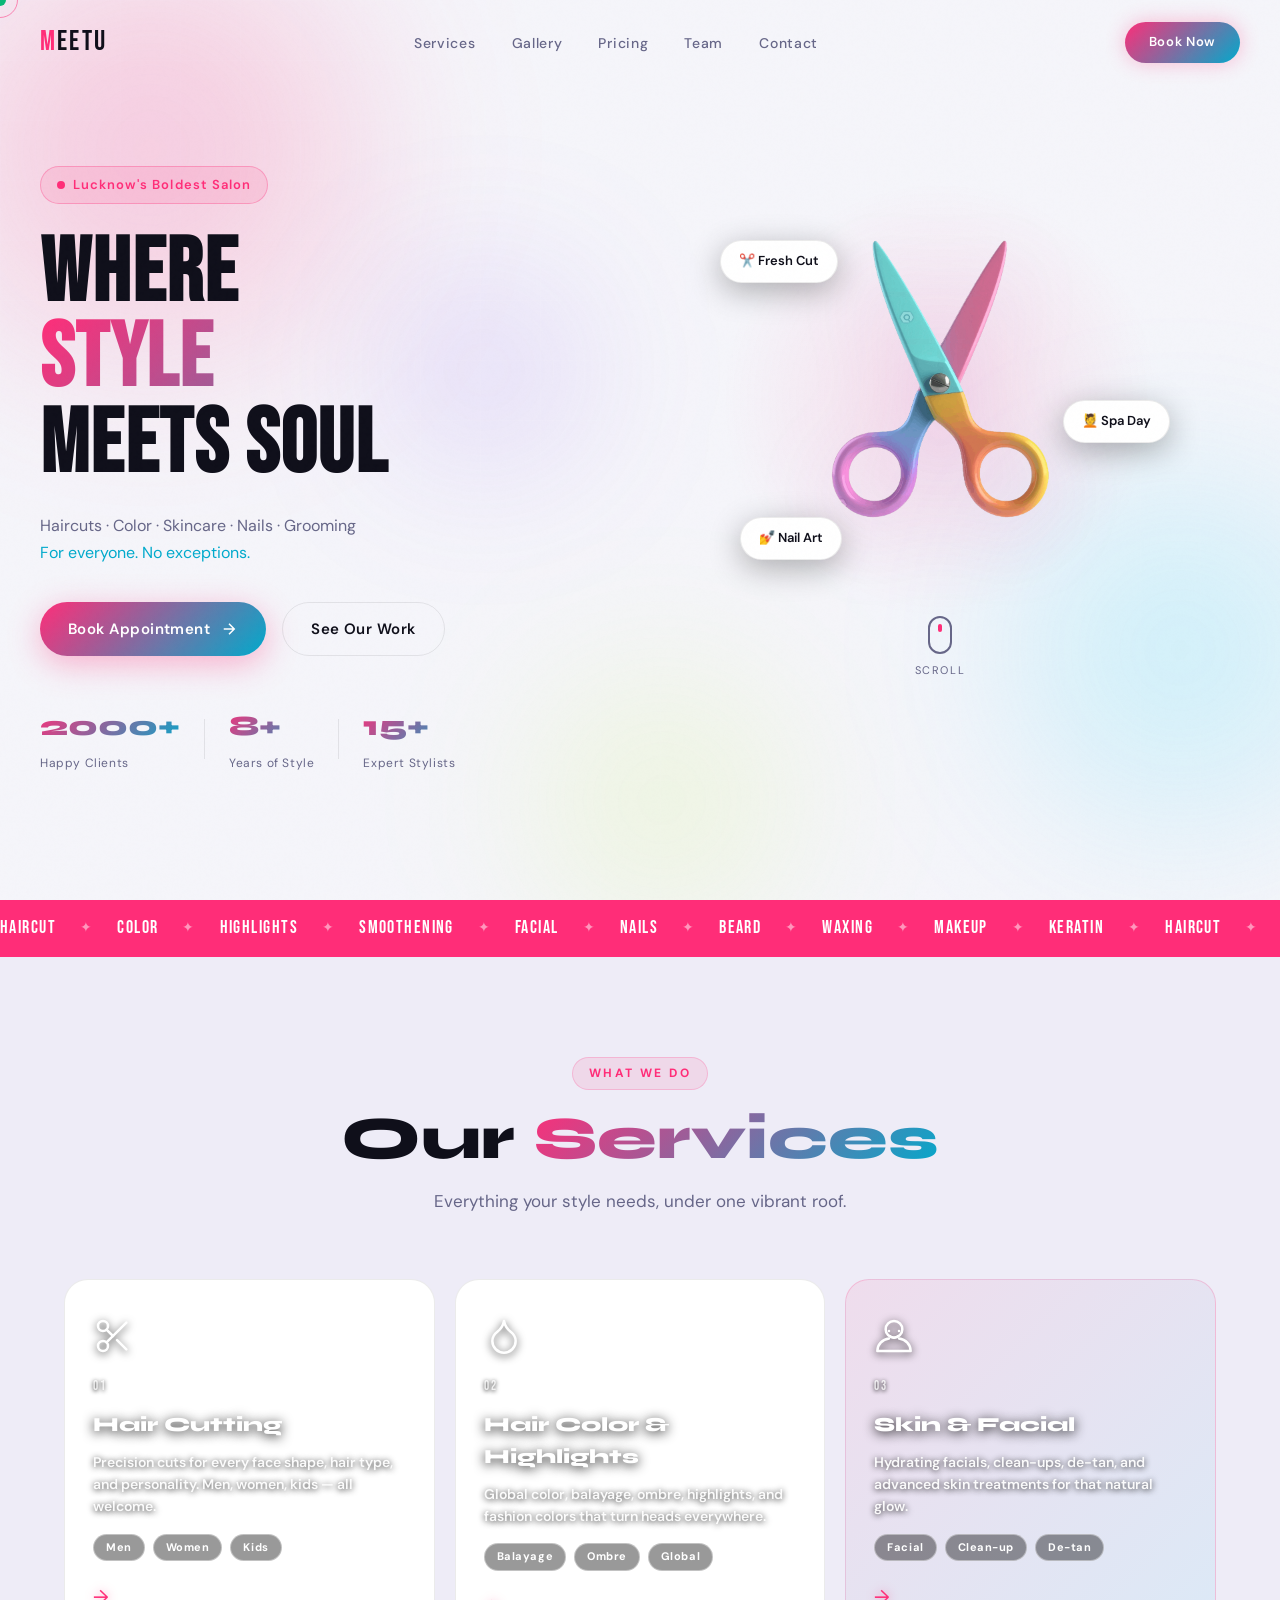
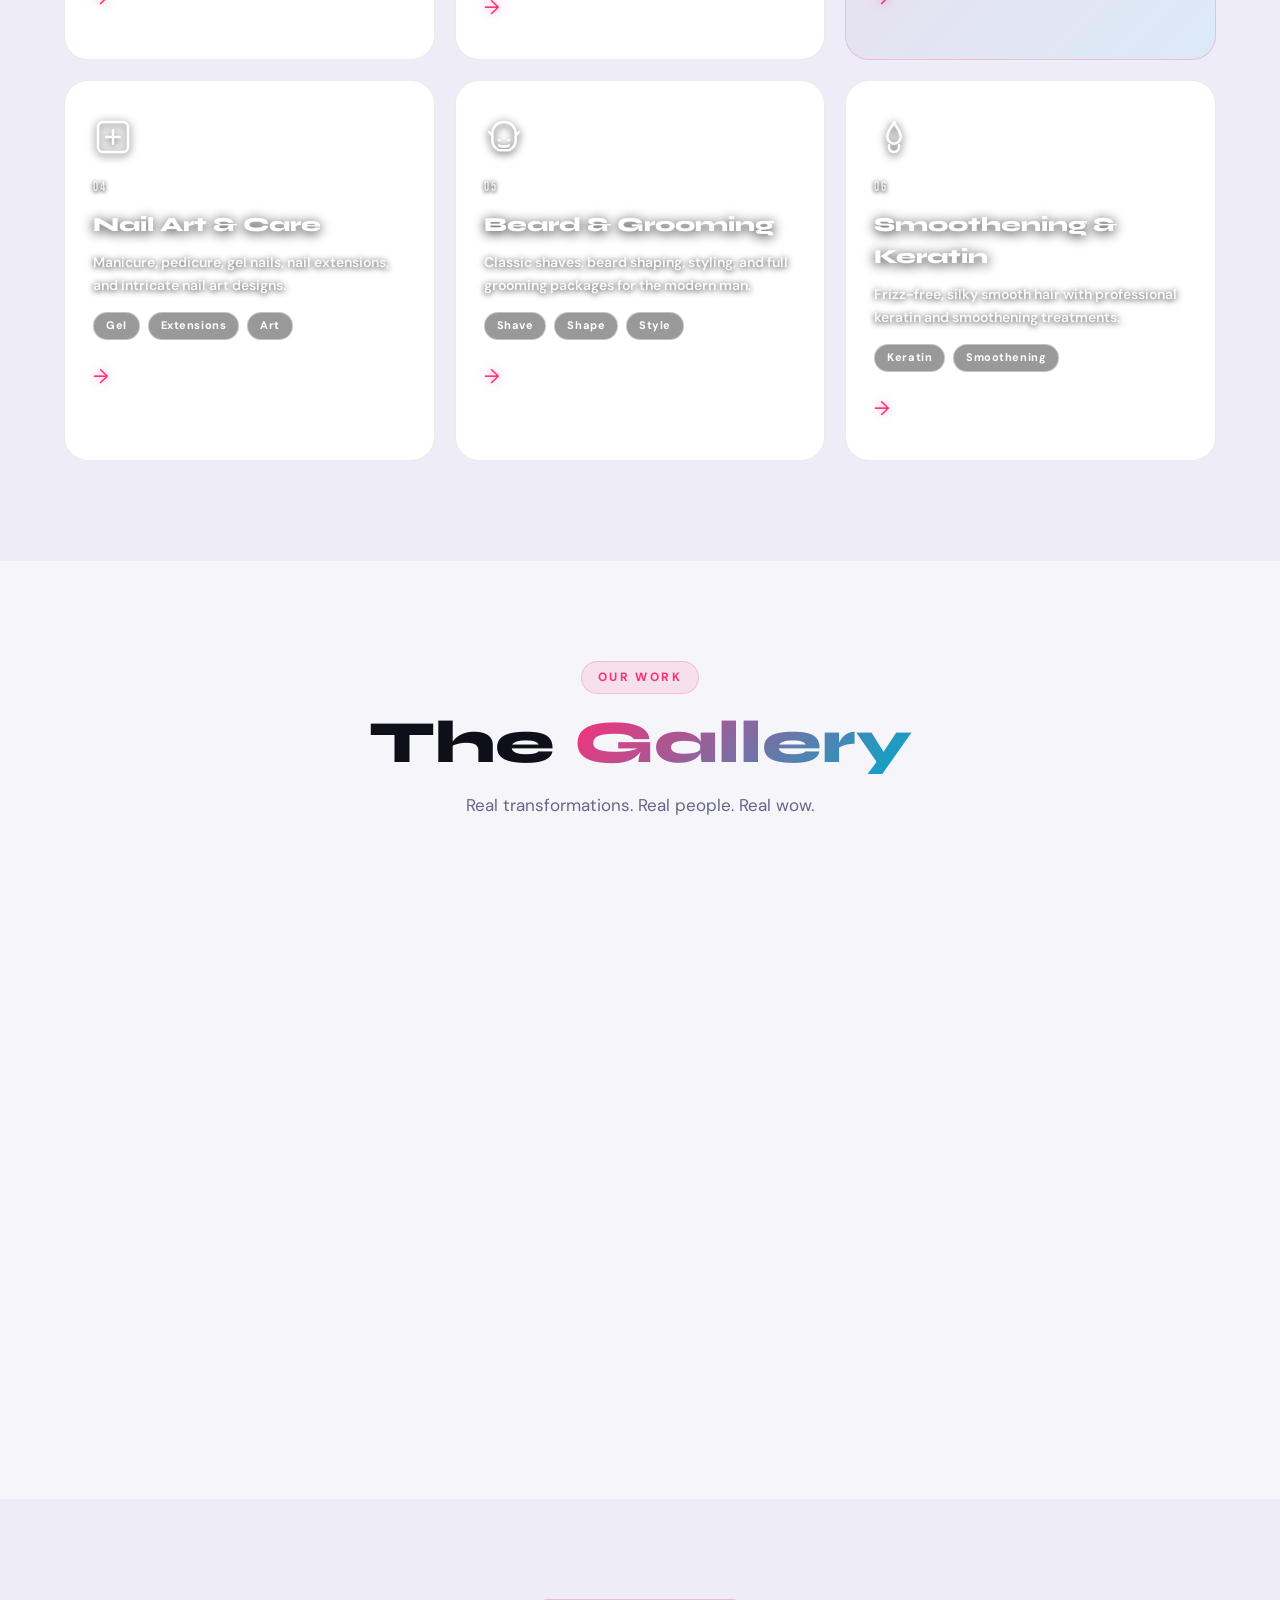
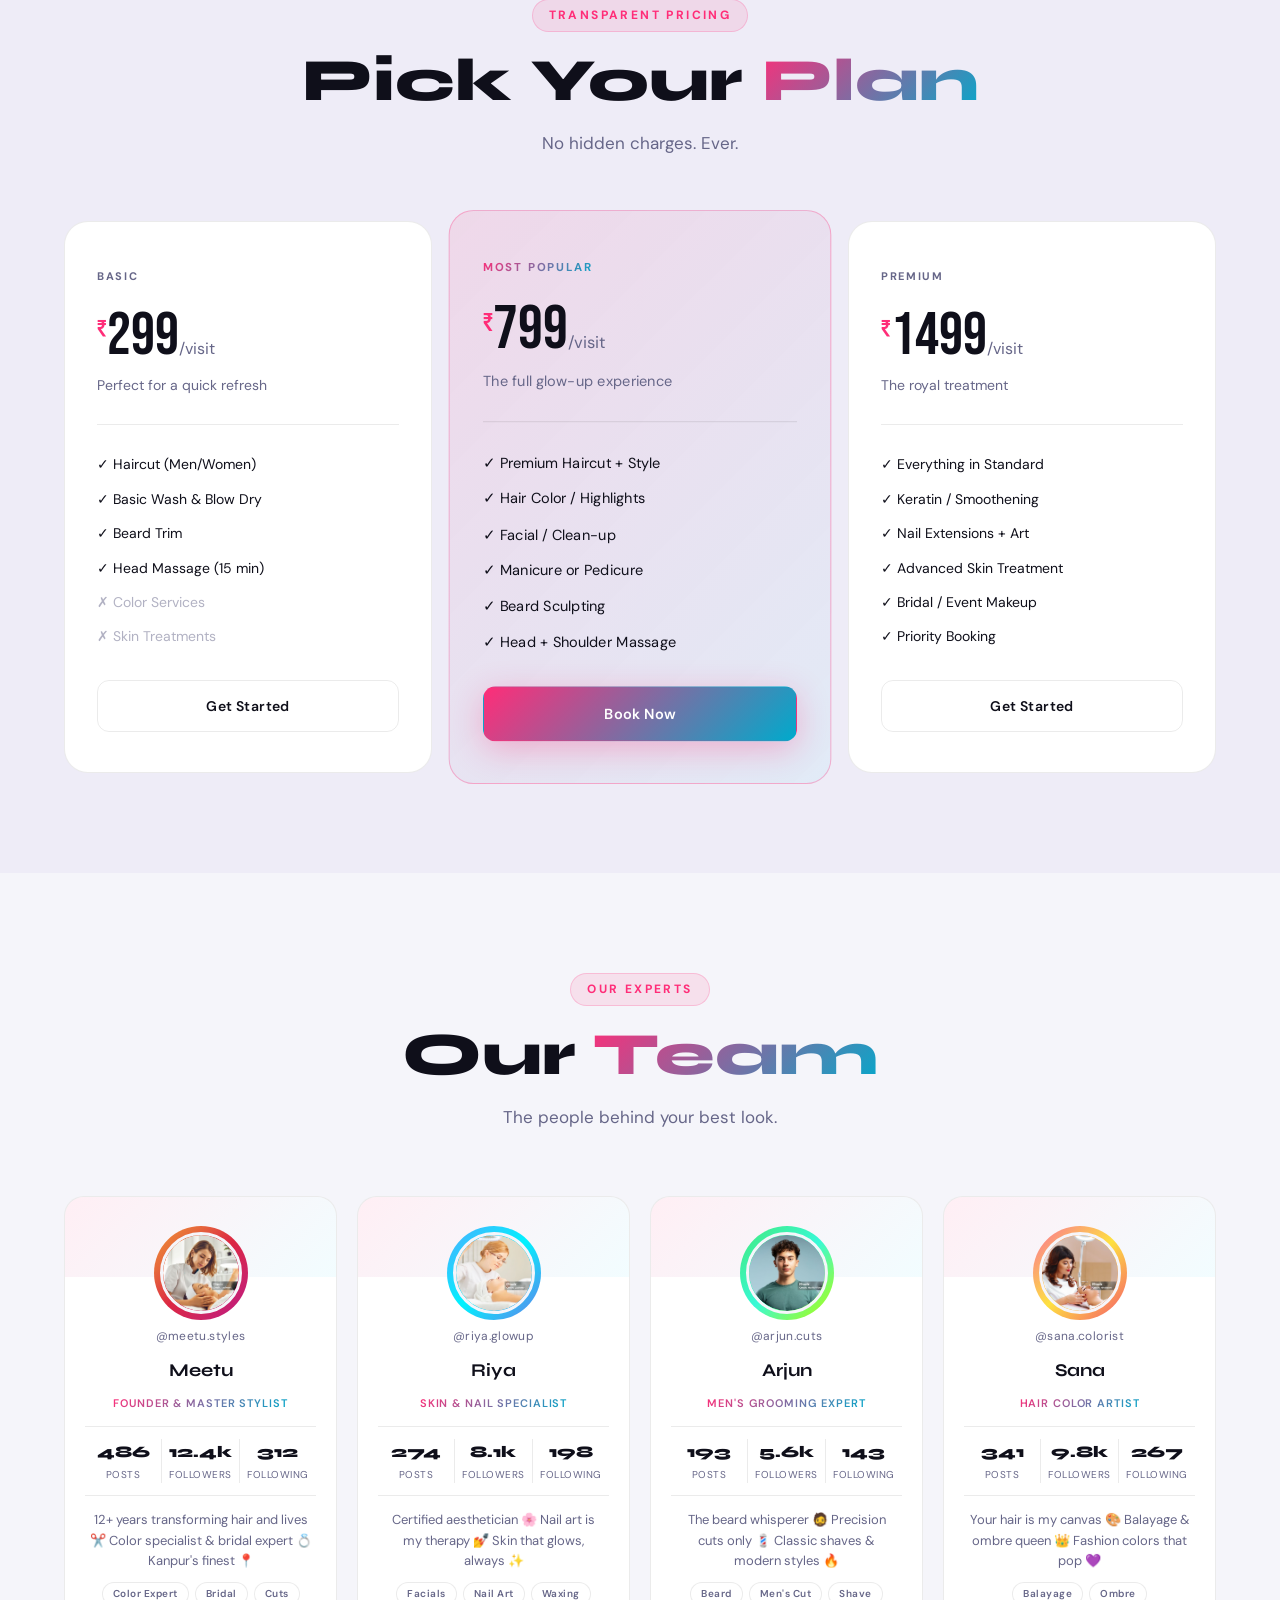
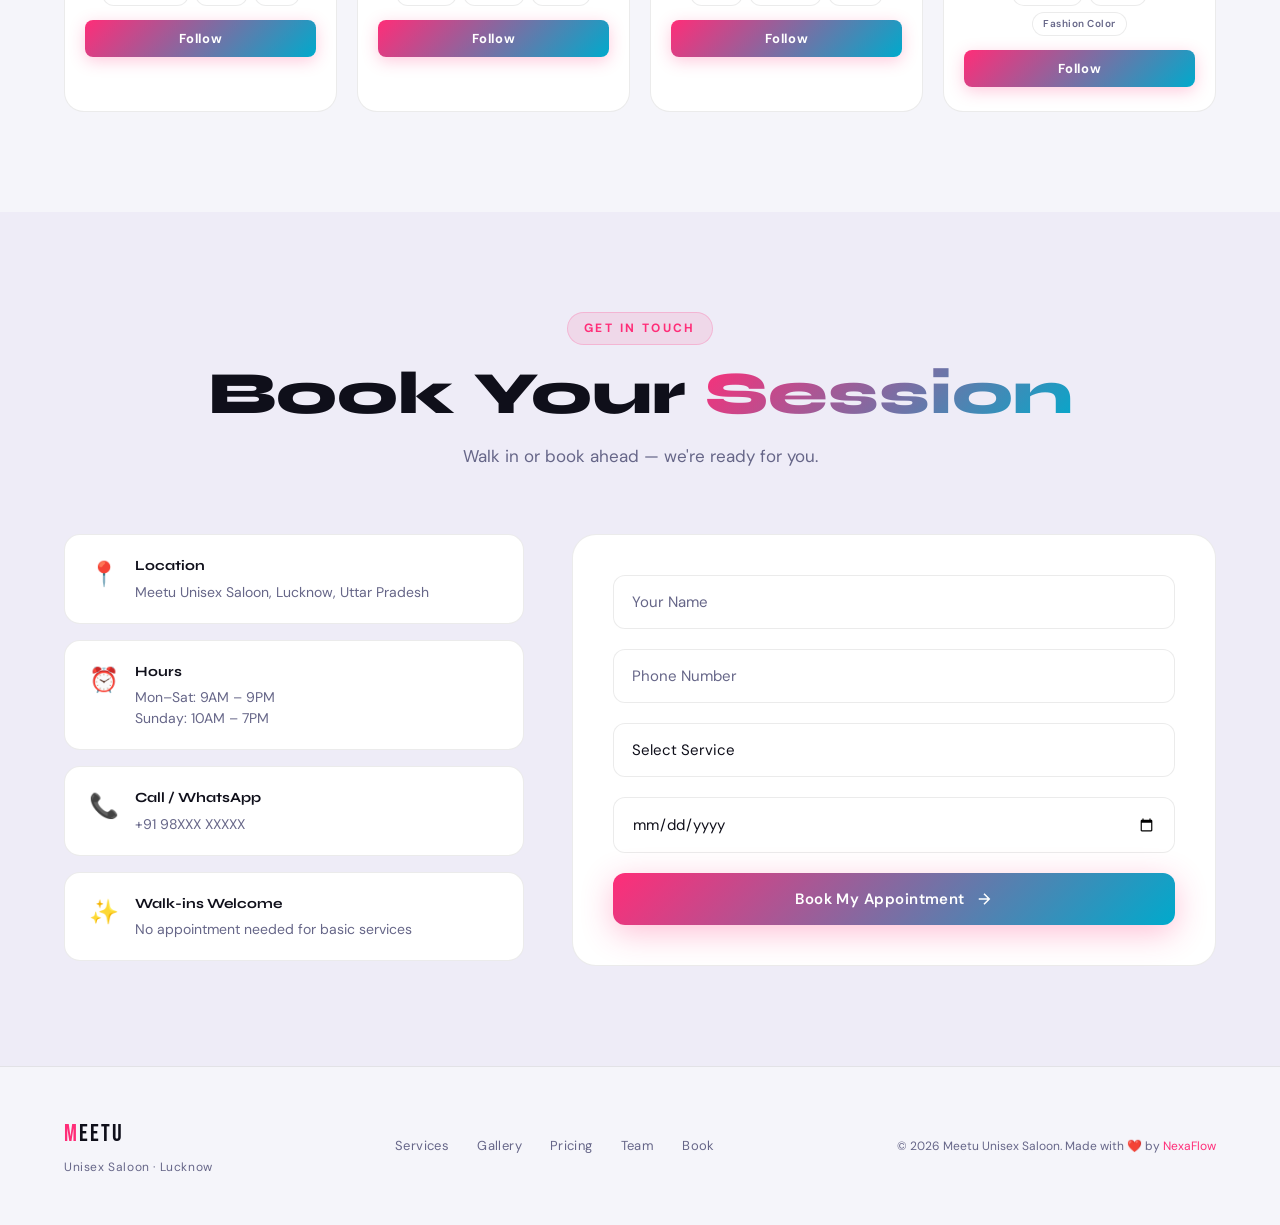
<file: salon/index.html>
<!DOCTYPE html>
<html lang="en">
<head>
  <meta charset="UTF-8" />
  <meta name="viewport" content="width=device-width, initial-scale=1.0" />
  <title>Meetu Unisex Saloon — Where Style Meets Soul</title>
  <link rel="preconnect" href="https://fonts.googleapis.com" />
  <link rel="preconnect" href="https://fonts.gstatic.com" crossorigin />
  <link href="https://fonts.googleapis.com/css2?family=Bebas+Neue&family=Clash+Display:wght@400;600;700&family=Syne:wght@400;700;800&family=DM+Sans:ital,wght@0,300;0,400;1,300&display=swap" rel="stylesheet" />
  <link rel="stylesheet" href="style.css" />
</head>
<body>

  <!-- ░░ CURSOR ░░ -->
  <div class="cursor" id="cursor"></div>
  <div class="cursor-trail" id="cursorTrail"></div>

  <!-- ░░ LOADER ░░ -->
  <div class="loader" id="loader">
    <div class="loader-inner">
      <div class="loader-letters">
        <span>M</span><span>E</span><span>E</span><span>T</span><span>U</span>
      </div>
      <div class="loader-bar"><div class="loader-fill"></div></div>
      <p class="loader-sub">Loading your experience...</p>
    </div>
  </div>

  <!-- ░░ NOISE OVERLAY ░░ -->
  <div class="noise"></div>

  <!-- ░░ NAV ░░ -->
  <nav class="nav" id="nav">
    <div class="nav-logo">
      <span class="logo-m">M</span>EETU
    </div>
    <ul class="nav-links">
      <li><a href="#services">Services</a></li>
      <li><a href="#gallery">Gallery</a></li>
      <li><a href="#pricing">Pricing</a></li>
      <li><a href="#team">Team</a></li>
      <li><a href="#contact">Contact</a></li>
    </ul>
    <a href="#contact" class="nav-cta">Book Now</a>
    <button class="nav-burger" id="burger" aria-label="Menu">
      <span></span><span></span><span></span>
    </button>
  </nav>

  <!-- ░░ MOBILE MENU ░░ -->
  <div class="mobile-menu" id="mobileMenu">
    <ul>
      <li><a href="#services" class="mm-link">Services</a></li>
      <li><a href="#gallery" class="mm-link">Gallery</a></li>
      <li><a href="#pricing" class="mm-link">Pricing</a></li>
      <li><a href="#team" class="mm-link">Team</a></li>
      <li><a href="#contact" class="mm-link">Contact</a></li>
    </ul>
  </div>

  <!-- ░░ HERO ░░ -->
  <section class="hero" id="hero">
    <div class="hero-bg">
      <div class="orb orb-1"></div>
      <div class="orb orb-2"></div>
      <div class="orb orb-3"></div>
      <div class="orb orb-4"></div>
      <div class="grid-lines"></div>
    </div>

    <div class="hero-content">
      <div class="hero-badge">
        <span class="badge-dot"></span>
        Lucknow's Boldest Salon
      </div>

      <h1 class="hero-title">
        <span class="title-line" data-text="WHERE">WHERE</span>
        <span class="title-line gradient-text" data-text="STYLE">STYLE</span>
        <span class="title-line" data-text="MEETS SOUL">MEETS SOUL</span>
      </h1>

      <p class="hero-sub">
        Haircuts · Color · Skincare · Nails · Grooming<br/>
        <em>For everyone. No exceptions.</em>
      </p>

      <div class="hero-actions">
        <a href="#contact" class="btn btn-primary">
          <span>Book Appointment</span>
          <svg viewBox="0 0 24 24" fill="none" stroke="currentColor" stroke-width="2"><path d="M5 12h14M12 5l7 7-7 7"/></svg>
        </a>
        <a href="#gallery" class="btn btn-ghost">See Our Work</a>
      </div>

      <div class="hero-stats">
        <div class="stat">
          <strong>2000+</strong>
          <span>Happy Clients</span>
        </div>
        <div class="stat-divider"></div>
        <div class="stat">
          <strong>8+</strong>
          <span>Years of Style</span>
        </div>
        <div class="stat-divider"></div>
        <div class="stat">
          <strong>15+</strong>
          <span>Expert Stylists</span>
        </div>
      </div>
    </div>

    <div class="hero-3d">
  <div class="scissor-wrap">
    <div class="scissor-glow"></div>
   <img src="scissor.png" alt="Scissor" class="scissor-svg" />
    <div class="float-pill pill-1">✂️ Fresh Cut</div>
    <div class="float-pill pill-2">💆 Spa Day</div>
    <div class="float-pill pill-3">💅 Nail Art</div>
  </div>
   <div class="scroll-hint">
      <div class="scroll-mouse">
        <div class="scroll-wheel"></div>
      </div>
      <span>Scroll</span>
    </div>
</div>
  </section>
  
  <!-- ░░ MARQUEE ░░ -->
  <div class="marquee-wrap">
    <div class="marquee-track">
      <span>Haircut</span><span class="marquee-dot">✦</span>
      <span>Color</span><span class="marquee-dot">✦</span>
      <span>Highlights</span><span class="marquee-dot">✦</span>
      <span>Smoothening</span><span class="marquee-dot">✦</span>
      <span>Facial</span><span class="marquee-dot">✦</span>
      <span>Nails</span><span class="marquee-dot">✦</span>
      <span>Beard</span><span class="marquee-dot">✦</span>
      <span>Waxing</span><span class="marquee-dot">✦</span>
      <span>Makeup</span><span class="marquee-dot">✦</span>
      <span>Keratin</span><span class="marquee-dot">✦</span>
      <!-- duplicate for seamless loop -->
      <span>Haircut</span><span class="marquee-dot">✦</span>
      <span>Color</span><span class="marquee-dot">✦</span>
      <span>Highlights</span><span class="marquee-dot">✦</span>
      <span>Smoothening</span><span class="marquee-dot">✦</span>
      <span>Facial</span><span class="marquee-dot">✦</span>
      <span>Nails</span><span class="marquee-dot">✦</span>
      <span>Beard</span><span class="marquee-dot">✦</span>
      <span>Waxing</span><span class="marquee-dot">✦</span>
      <span>Makeup</span><span class="marquee-dot">✦</span>
      <span>Keratin</span><span class="marquee-dot">✦</span>
    </div>
  </div>

 <!-- ░░ SERVICES ░░ -->
<section class="services" id="services">
  <div class="container">
    <div class="section-head">
      <span class="section-tag">What We Do</span>
      <h2 class="section-title">Our <span class="gradient-text">Services</span></h2>
      <p class="section-sub">Everything your style needs, under one vibrant roof.</p>
    </div>

    <div class="services-grid">

      <div class="service-card" data-index="0" style="--card-img: url('https://images.unsplash.com/photo-1605497788044-5a32c7078486?w=600&q=80')">
        <div class="service-icon">
  <svg viewBox="0 0 24 24" fill="none" stroke="currentColor" stroke-width="1.5" stroke-linecap="round" stroke-linejoin="round"><circle cx="6" cy="6" r="3"/><circle cx="6" cy="18" r="3"/><line x1="20" y1="4" x2="8.12" y2="15.88"/><line x1="14.47" y1="14.48" x2="20" y2="20"/><line x1="8.12" y1="8.12" x2="12" y2="12"/></svg>
</div>
        <div class="service-num">01</div>
        <h3>Hair Cutting</h3>
        <p>Precision cuts for every face shape, hair type, and personality. Men, women, kids — all welcome.</p>
        <div class="service-tags">
          <span>Men</span><span>Women</span><span>Kids</span>
        </div>
        <div class="service-arrow">→</div>
      </div>

      <div class="service-card" data-index="1" style="--card-img: url('https://images.unsplash.com/photo-1562322140-8baeececf3df?w=600&q=80')">
        <div class="service-icon">
  <svg viewBox="0 0 24 24" fill="none" stroke="currentColor" stroke-width="1.5" stroke-linecap="round" stroke-linejoin="round"><path d="M12 22a7 7 0 0 0 7-7c0-2-1-3.9-3-5.5s-3.5-4-4-6.5c-.5 2.5-2 4.9-4 6.5C6 11.1 5 13 5 15a7 7 0 0 0 7 7z"/></svg>
</div>
        <div class="service-num">02</div>
        <h3>Hair Color & Highlights</h3>
        <p>Global color, balayage, ombre, highlights, and fashion colors that turn heads everywhere.</p>
        <div class="service-tags">
          <span>Balayage</span><span>Ombre</span><span>Global</span>
        </div>
        <div class="service-arrow">→</div>
      </div>

      <div class="service-card featured-card" data-index="2" style="--card-img: url('https://images.unsplash.com/photo-1570172619644-dfd03ed5d881?w=600&q=80')">
        <div class="service-icon">
  <svg viewBox="0 0 24 24" fill="none" stroke="currentColor" stroke-width="1.5" stroke-linecap="round" stroke-linejoin="round"><circle cx="12" cy="8" r="5"/><path d="M9 13.5C5 14 2 17 2 21h20c0-4-3-7-7-7.5"/><path d="M9 9h.01M15 9h.01M9.5 12a3.5 3.5 0 0 0 5 0"/></svg>
</div>
        <div class="service-num">03</div>
        <h3>Skin & Facial</h3>
        <p>Hydrating facials, clean-ups, de-tan, and advanced skin treatments for that natural glow.</p>
        <div class="service-tags">
          <span>Facial</span><span>Clean-up</span><span>De-tan</span>
        </div>
        <div class="service-arrow">→</div>
      </div>

      <div class="service-card" data-index="3" style="--card-img: url('https://images.unsplash.com/photo-1604654894610-df63bc536371?w=600&q=80')">
        <div class="service-icon">
  <svg viewBox="0 0 24 24" fill="none" stroke="currentColor" stroke-width="1.5" stroke-linecap="round" stroke-linejoin="round"><path d="M18 3a3 3 0 0 1 3 3v12a3 3 0 0 1-3 3H6a3 3 0 0 1-3-3V6a3 3 0 0 1 3-3h12z"/><path d="M12 8v8M8 12h8"/></svg>
</div>
        <div class="service-num">04</div>
        <h3>Nail Art & Care</h3>
        <p>Manicure, pedicure, gel nails, nail extensions, and intricate nail art designs.</p>
        <div class="service-tags">
          <span>Gel</span><span>Extensions</span><span>Art</span>
        </div>
        <div class="service-arrow">→</div>
      </div>

      <div class="service-card" data-index="4" style="--card-img: url('https://images.unsplash.com/photo-1621605815971-fbc98d665033?w=600&q=80')">
        <div class="service-icon">
  <svg viewBox="0 0 24 24" fill="none" stroke="currentColor" stroke-width="1.5" stroke-linecap="round" stroke-linejoin="round"><path d="M3 9l2 2M21 9l-2 2M12 3C8 3 5 6 5 10v4c0 3 2 5 4 6h6c2-1 4-3 4-6v-4c0-4-3-7-7-7z"/><path d="M9 17c1 1 5 1 6 0"/><path d="M9 14h.01M15 14h.01"/></svg>
</div>
        <div class="service-num">05</div>
        <h3>Beard & Grooming</h3>
        <p>Classic shaves, beard shaping, styling, and full grooming packages for the modern man.</p>
        <div class="service-tags">
          <span>Shave</span><span>Shape</span><span>Style</span>
        </div>
        <div class="service-arrow">→</div>
      </div>

      <div class="service-card" data-index="5" style="--card-img: url('https://images.unsplash.com/photo-1492106087820-71f1a00d2b11?w=600&q=80')">
        <div class="service-icon">
  <svg viewBox="0 0 24 24" fill="none" stroke="currentColor" stroke-width="1.5" stroke-linecap="round" stroke-linejoin="round"><path d="M12 3c-1 3-4 5-4 9a4 4 0 0 0 8 0c0-4-3-6-4-9z"/><path d="M9 17v1a3 3 0 0 0 6 0v-1"/></svg>
</div>
        <div class="service-num">06</div>
        <h3>Smoothening & Keratin</h3>
        <p>Frizz-free, silky smooth hair with professional keratin and smoothening treatments.</p>
        <div class="service-tags">
          <span>Keratin</span><span>Smoothening</span>
        </div>
        <div class="service-arrow">→</div>
      </div>

    </div>
  </div>
</section>

  <!-- ░░ GALLERY ░░ -->
  <section class="gallery" id="gallery">
    <div class="container">
      <div class="section-head">
        <span class="section-tag">Our Work</span>
        <h2 class="section-title">The <span class="gradient-text">Gallery</span></h2>
        <p class="section-sub">Real transformations. Real people. Real wow.</p>
      </div>
    </div>

   <div class="gallery-grid">
  <div class="gallery-item g-tall">
    <div class="gallery-slides">
      <div class="gallery-slide" style="background: url('https://images.unsplash.com/photo-1562322140-8baeececf3df?w=600&q=80') center/cover"></div>
      <div class="gallery-slide" style="background: url('https://images.unsplash.com/photo-1605497788044-5a32c7078486?w=600&q=80') center/cover"></div>
      <div class="gallery-slide" style="background: url('https://images.unsplash.com/photo-1492106087820-71f1a00d2b11?w=600&q=80') center/cover"></div>
    </div>
    <div class="gallery-overlay"><span>Hair Color</span></div>
  </div>

  <div class="gallery-item">
    <div class="gallery-slides">
      <div class="gallery-slide" style="background: url('https://images.unsplash.com/photo-1605497788044-5a32c7078486?w=600&q=80') center/cover"></div>
      <div class="gallery-slide" style="background: url('https://images.unsplash.com/photo-1562322140-8baeececf3df?w=600&q=80') center/cover"></div>
    </div>
    <div class="gallery-overlay"><span>Precision Cut</span></div>
  </div>

  <div class="gallery-item">
    <div class="gallery-slides">
      <div class="gallery-slide" style="background: url('https://images.unsplash.com/photo-1604654894610-df63bc536371?w=600&q=80') center/cover"></div>
      <div class="gallery-slide" style="background: url('https://images.unsplash.com/photo-1570172619644-dfd03ed5d881?w=600&q=80') center/cover"></div>
    </div>
    <div class="gallery-overlay"><span>Nail Art</span></div>
  </div>

  <div class="gallery-item g-wide">
    <div class="gallery-slides">
      <div class="gallery-slide" style="background: url('https://images.unsplash.com/photo-1487412947147-5cebf100ffc2?w=800&q=80') center/cover"></div>
      <div class="gallery-slide" style="background: url('https://images.unsplash.com/photo-1570172619644-dfd03ed5d881?w=800&q=80') center/cover"></div>
    </div>
    <div class="gallery-overlay"><span>Bridal Makeup</span></div>
  </div>

  <div class="gallery-item">
    <div class="gallery-slides">
      <div class="gallery-slide" style="background: url('https://images.unsplash.com/photo-1621605815971-fbc98d665033?w=600&q=80') center/cover"></div>
      <div class="gallery-slide" style="background: url('https://images.unsplash.com/photo-1605497788044-5a32c7078486?w=600&q=80') center/cover"></div>
    </div>
    <div class="gallery-overlay"><span>Beard Styling</span></div>
  </div>

  <div class="gallery-item g-tall">
    <div class="gallery-slides">
      <div class="gallery-slide" style="background: url('https://images.unsplash.com/photo-1492106087820-71f1a00d2b11?w=600&q=80') center/cover"></div>
      <div class="gallery-slide" style="background: url('https://images.unsplash.com/photo-1562322140-8baeececf3df?w=600&q=80') center/cover"></div>
    </div>
    <div class="gallery-overlay"><span>Balayage</span></div>
  </div>

  <div class="gallery-item">
    <div class="gallery-slides">
      <div class="gallery-slide" style="background: url('https://images.unsplash.com/photo-1570172619644-dfd03ed5d881?w=600&q=80') center/cover"></div>
      <div class="gallery-slide" style="background: url('https://images.unsplash.com/photo-1604654894610-df63bc536371?w=600&q=80') center/cover"></div>
    </div>
    <div class="gallery-overlay"><span>Facial Glow</span></div>
  </div>
</div>
  </section>

  <!-- ░░ PRICING ░░ -->
  <section class="pricing" id="pricing">
    <div class="container">
      <div class="section-head">
        <span class="section-tag">Transparent Pricing</span>
        <h2 class="section-title">Pick Your <span class="gradient-text">Plan</span></h2>
        <p class="section-sub">No hidden charges. Ever.</p>
      </div>

      <div class="pricing-grid">

        <div class="price-card" data-index="0">
          <div class="price-badge">Basic</div>
          <div class="price-amount"><sup>₹</sup>299<span>/visit</span></div>
          <p class="price-desc">Perfect for a quick refresh</p>
          <ul class="price-features">
            <li>✓ Haircut (Men/Women)</li>
            <li>✓ Basic Wash & Blow Dry</li>
            <li>✓ Beard Trim</li>
            <li>✓ Head Massage (15 min)</li>
            <li class="muted">✗ Color Services</li>
            <li class="muted">✗ Skin Treatments</li>
          </ul>
          <a href="#contact" class="price-btn">Get Started</a>
        </div>

        <div class="price-card featured-price" data-index="1">
          <div class="price-badge popular">Most Popular</div>
          <div class="price-amount"><sup>₹</sup>799<span>/visit</span></div>
          <p class="price-desc">The full glow-up experience</p>
          <ul class="price-features">
            <li>✓ Premium Haircut + Style</li>
            <li>✓ Hair Color / Highlights</li>
            <li>✓ Facial / Clean-up</li>
            <li>✓ Manicure or Pedicure</li>
            <li>✓ Beard Sculpting</li>
            <li>✓ Head + Shoulder Massage</li>
          </ul>
          <a href="#contact" class="price-btn btn-bright">Book Now</a>
        </div>

        <div class="price-card" data-index="2">
          <div class="price-badge">Premium</div>
          <div class="price-amount"><sup>₹</sup>1499<span>/visit</span></div>
          <p class="price-desc">The royal treatment</p>
          <ul class="price-features">
            <li>✓ Everything in Standard</li>
            <li>✓ Keratin / Smoothening</li>
            <li>✓ Nail Extensions + Art</li>
            <li>✓ Advanced Skin Treatment</li>
            <li>✓ Bridal / Event Makeup</li>
            <li>✓ Priority Booking</li>
          </ul>
          <a href="#contact" class="price-btn">Get Started</a>
        </div>

      </div>
    </div>
  </section>

  <!-- ░░ TEAM ░░ -->
   <section class="team" id="team">
  <div class="container">
    <div class="section-head">
      <span class="section-tag">Our Experts</span>
      <h2 class="section-title">Our <span class="gradient-text">Team</span></h2>
      <p class="section-sub">The people behind your best look.</p>
    </div>

    <div class="team-grid">

      <div class="team-card" data-index="0">
        <div class="ig-story-ring">
          <div class="team-avatar">
            <img src="meetu.jpg" alt="Meetu" />
          </div>
        </div>
        <div class="ig-handle">@meetu.styles</div>
        <h3>Meetu</h3>
        <span class="team-role">Founder & Master Stylist</span>
        <div class="ig-stats">
          <div class="ig-stat"><strong>486</strong><span>posts</span></div>
          <div class="ig-stat"><strong>12.4k</strong><span>followers</span></div>
          <div class="ig-stat"><strong>312</strong><span>following</span></div>
        </div>
        <p>12+ years transforming hair and lives ✂️ Color specialist & bridal expert 💍 Kanpur's finest 📍</p>
        <div class="ig-tags"><span>Color Expert</span><span>Bridal</span><span>Cuts</span></div>
        <button class="ig-follow">Follow</button>
      </div>

      <div class="team-card" data-index="1">
        <div class="ig-story-ring ring-blue">
          <div class="team-avatar">
            <img src="riya.jpg" alt="Riya" />
          </div>
        </div>
        <div class="ig-handle">@riya.glowup</div>
        <h3>Riya</h3>
        <span class="team-role">Skin & Nail Specialist</span>
        <div class="ig-stats">
          <div class="ig-stat"><strong>274</strong><span>posts</span></div>
          <div class="ig-stat"><strong>8.1k</strong><span>followers</span></div>
          <div class="ig-stat"><strong>198</strong><span>following</span></div>
        </div>
        <p>Certified aesthetician 🌸 Nail art is my therapy 💅 Skin that glows, always ✨</p>
        <div class="ig-tags"><span>Facials</span><span>Nail Art</span><span>Waxing</span></div>
        <button class="ig-follow">Follow</button>
      </div>

      <div class="team-card" data-index="2">
        <div class="ig-story-ring ring-green">
          <div class="team-avatar">
            <img src="arjun.jpg" alt="Arjun" />
          </div>
        </div>
        <div class="ig-handle">@arjun.cuts</div>
        <h3>Arjun</h3>
        <span class="team-role">Men's Grooming Expert</span>
        <div class="ig-stats">
          <div class="ig-stat"><strong>193</strong><span>posts</span></div>
          <div class="ig-stat"><strong>5.6k</strong><span>followers</span></div>
          <div class="ig-stat"><strong>143</strong><span>following</span></div>
        </div>
        <p>The beard whisperer 🧔 Precision cuts only 💈 Classic shaves & modern styles 🔥</p>
        <div class="ig-tags"><span>Beard</span><span>Men's Cut</span><span>Shave</span></div>
        <button class="ig-follow">Follow</button>
      </div>

      <div class="team-card" data-index="3">
        <div class="ig-story-ring ring-orange">
          <div class="team-avatar">
            <img src="sana.jpg" alt="Sana" />
          </div>
        </div>
        <div class="ig-handle">@sana.colorist</div>
        <h3>Sana</h3>
        <span class="team-role">Hair Color Artist</span>
        <div class="ig-stats">
          <div class="ig-stat"><strong>341</strong><span>posts</span></div>
          <div class="ig-stat"><strong>9.8k</strong><span>followers</span></div>
          <div class="ig-stat"><strong>267</strong><span>following</span></div>
        </div>
        <p>Your hair is my canvas 🎨 Balayage & ombre queen 👑 Fashion colors that pop 💜</p>
        <div class="ig-tags"><span>Balayage</span><span>Ombre</span><span>Fashion Color</span></div>
        <button class="ig-follow">Follow</button>
      </div>

    </div>
  </div>
</section>

  <!-- ░░ CONTACT ░░ -->
  <section class="contact" id="contact">
    <div class="container">
      <div class="section-head">
        <span class="section-tag">Get In Touch</span>
        <h2 class="section-title">Book Your <span class="gradient-text">Session</span></h2>
        <p class="section-sub">Walk in or book ahead — we're ready for you.</p>
      </div>

      <div class="contact-wrap">

        <div class="contact-info">
          <div class="info-card">
            <div class="info-icon">📍</div>
            <div>
              <strong>Location</strong>
              <p>Meetu Unisex Saloon, Lucknow, Uttar Pradesh</p>
            </div>
          </div>
          <div class="info-card">
            <div class="info-icon">⏰</div>
            <div>
              <strong>Hours</strong>
              <p>Mon–Sat: 9AM – 9PM<br/>Sunday: 10AM – 7PM</p>
            </div>
          </div>
          <div class="info-card">
            <div class="info-icon">📞</div>
            <div>
              <strong>Call / WhatsApp</strong>
              <p>+91 98XXX XXXXX</p>
            </div>
          </div>
          <div class="info-card">
            <div class="info-icon">✨</div>
            <div>
              <strong>Walk-ins Welcome</strong>
              <p>No appointment needed for basic services</p>
            </div>
          </div>
        </div>

        <form class="contact-form" id="contactForm">
          <div class="form-group">
            <input type="text" placeholder="Your Name" required />
            <label>Your Name</label>
          </div>
          <div class="form-group">
            <input type="tel" placeholder="Phone Number" required />
            <label>Phone Number</label>
          </div>
          <div class="form-group">
            <select required>
              <option value="" disabled selected>Select Service</option>
              <option>Haircut</option>
              <option>Hair Color</option>
              <option>Facial / Skincare</option>
              <option>Nail Art</option>
              <option>Beard Grooming</option>
              <option>Keratin / Smoothening</option>
              <option>Bridal Package</option>
              <option>Other</option>
            </select>
            <label>Select Service</label>
          </div>
          <div class="form-group">
            <input type="date" required />
            <label>Preferred Date</label>
          </div>
          <button type="submit" class="form-submit">
            <span>Book My Appointment</span>
            <svg viewBox="0 0 24 24" fill="none" stroke="currentColor" stroke-width="2"><path d="M5 12h14M12 5l7 7-7 7"/></svg>
          </button>
        </form>

      </div>
    </div>
  </section>

  <!-- ░░ FOOTER ░░ -->
  <footer class="footer">
    <div class="footer-inner">
      <div class="footer-logo">
        <span class="logo-m">M</span>EETU
        <p>Unisex Saloon · Lucknow</p>
      </div>
      <div class="footer-links">
        <a href="#services">Services</a>
        <a href="#gallery">Gallery</a>
        <a href="#pricing">Pricing</a>
        <a href="#team">Team</a>
        <a href="#contact">Book</a>
      </div>
      <div class="footer-copy">
        © 2026 Meetu Unisex Saloon. Made with ❤️ by <a href="https://nexaflow.bar" target="_blank">NexaFlow</a>
      </div>
    </div>
  </footer>

  <script src="script.js"></script>
</body>
</html>
</file>
<file: salon/style.css>
/* ═══════════════════════════════════════════
   MEETU UNISEX SALOON — STYLE.CSS
   Bold · Vibrant · 3D · Heavy Animations
   Built by NexaFlow — nexaflow.bar
═══════════════════════════════════════════ */

/* ── VARIABLES ── */
:root {
  --hot-pink:    #ff2d78;
  --electric:    #00aacc;
  --lime:        #5cc800;
  --purple:      #7c3aed;
  --orange:      #ff6b00;
  --dark:        #f5f5fa;
  --dark-2:      #eeecf7;
  --dark-3:      #e4e2f0;
  --card-bg:     #ffffff;
  --text:        #0f0f1a;
  --text-muted:  #666688;
  --border:      rgba(0,0,0,0.08);
  --grad-main:   linear-gradient(135deg, var(--hot-pink), var(--electric));
  --grad-lime:   linear-gradient(135deg, var(--lime), var(--electric));
  --grad-fire:   linear-gradient(135deg, var(--orange), var(--hot-pink));
  --font-display: 'Bebas Neue', sans-serif;
  --font-head:    'Syne', sans-serif;
  --font-body:    'DM Sans', sans-serif;
  --radius:    16px;
  --radius-lg: 24px;
  --trans:     all 0.4s cubic-bezier(0.23, 1, 0.32, 1);
}

/* ── RESET ── */
*, *::before, *::after {
  margin: 0;
  padding: 0;
  box-sizing: border-box;
}

html {
  scroll-behavior: smooth;
  overflow-x: hidden;
  max-width: 100%;
}

body {
  background: var(--dark);
  color: var(--text);
  font-family: var(--font-body);
  font-size: 16px;
  line-height: 1.6;
  overflow-x: hidden;
  overflow-y: hidden;
  cursor: none;
  max-width: 100%;
}

a { text-decoration: none; color: inherit; }
ul { list-style: none; }
img { max-width: 100%; display: block; }

.container {
  max-width: 1200px;
  margin: 0 auto;
  padding: 0 24px;
}

/* ── CUSTOM CURSOR ── */
.cursor {
  width: 12px;
  height: 12px;
  background: var(--hot-pink);
  border-radius: 50%;
  position: fixed;
  top: 0; left: 0;
  pointer-events: none;
  z-index: 9999;
  transform: translate(-50%, -50%);
  transition: transform 0.1s ease, width 0.3s ease, height 0.3s ease, background 0.3s ease;
  mix-blend-mode: difference;
}

.cursor-trail {
  width: 36px;
  height: 36px;
  border: 1.5px solid var(--hot-pink);
  border-radius: 50%;
  position: fixed;
  top: 0; left: 0;
  pointer-events: none;
  z-index: 9998;
  transform: translate(-50%, -50%);
  transition: transform 0.15s ease, width 0.3s ease, height 0.3s ease;
  opacity: 0.5;
}

body:hover .cursor { opacity: 1; }

/* ── NOISE OVERLAY ── */
.noise {
  position: fixed;
  inset: 0;
  background-image: url("data:image/svg+xml,%3Csvg viewBox='0 0 256 256' xmlns='http://www.w3.org/2000/svg'%3E%3Cfilter id='noise'%3E%3CfeTurbulence type='fractalNoise' baseFrequency='0.9' numOctaves='4' stitchTiles='stitch'/%3E%3C/filter%3E%3Crect width='100%25' height='100%25' filter='url(%23noise)' opacity='0.04'/%3E%3C/svg%3E");
  pointer-events: none;
  z-index: 1000;
  opacity: 0.4;
}

/* ── LOADER ── */
.loader {
  position: fixed;
  inset: 0;
  background: var(--dark);
  z-index: 9000;
  display: flex;
  align-items: center;
  justify-content: center;
  transition: opacity 0.3s ease, visibility 0.3s ease;
}

.loader.hidden {
  opacity: 0;
  visibility: hidden;
  pointer-events: none;
}

.loader-inner { text-align: center; }

.loader-letters {
  display: flex;
  gap: 8px;
  justify-content: center;
  margin-bottom: 24px;
}

.loader-letters span {
  font-family: var(--font-display);
  font-size: clamp(48px, 8vw, 80px);
  color: transparent;
  -webkit-text-stroke: 2px var(--hot-pink);
  animation: letterPop 0.2s cubic-bezier(0.34, 1.56, 0.64, 1) forwards;
  opacity: 0;
  transform: translateY(40px);
}

.loader-letters span:nth-child(1) { animation-delay: 0.05s; }
.loader-letters span:nth-child(2) { animation-delay: 0.10s; }
.loader-letters span:nth-child(3) { animation-delay: 0.15s; }
.loader-letters span:nth-child(4) { animation-delay: 0.20s; }
.loader-letters span:nth-child(5) { animation-delay: 0.25s; }

@keyframes letterPop {
  to { opacity: 1; transform: translateY(0); }
}

.loader-bar {
  width: 200px;
  height: 3px;
  background: var(--dark-3);
  border-radius: 99px;
  margin: 0 auto 16px;
  overflow: hidden;
}

.loader-fill {
  height: 100%;
  background: var(--grad-main);
  border-radius: 99px;
  animation: loadFill 0.6s ease forwards;
  width: 0;
}

@keyframes loadFill { to { width: 100%; } }

.loader-sub {
  color: var(--text-muted);
  font-size: 14px;
  letter-spacing: 0.1em;
}

/* ── NAV ── */
.nav {
  position: fixed;
  top: 0; left: 0; right: 0;
  z-index: 500;
  display: flex;
  align-items: center;
  justify-content: space-between;
  padding: 20px 40px;
  transition: var(--trans);
}

.nav.scrolled {
  background: rgba(245, 245, 250, 0.9);
  backdrop-filter: blur(20px);
  padding: 14px 40px;
  border-bottom: 1px solid var(--border);
}

.nav-logo {
  font-family: var(--font-display);
  font-size: 28px;
  letter-spacing: 0.08em;
  color: var(--text);
}

.logo-m {
  color: var(--hot-pink);
  display: inline-block;
  animation: logoPulse 3s ease-in-out infinite;
}

@keyframes logoPulse {
  0%, 100% { text-shadow: 0 0 10px var(--hot-pink); }
  50% { text-shadow: 0 0 30px var(--hot-pink), 0 0 60px var(--hot-pink); }
}

.nav-links {
  display: flex;
  gap: 36px;
}

.nav-links a {
  font-size: 14px;
  font-weight: 500;
  letter-spacing: 0.05em;
  color: var(--text-muted);
  position: relative;
  transition: color 0.3s;
}

.nav-links a::after {
  content: '';
  position: absolute;
  bottom: -4px;
  left: 0;
  width: 0;
  height: 2px;
  background: var(--grad-main);
  transition: width 0.3s ease;
}

.nav-links a:hover { color: var(--text); }
.nav-links a:hover::after { width: 100%; }

.nav-cta {
  background: var(--grad-main);
  color: #fff;
  font-size: 13px;
  font-weight: 600;
  padding: 10px 24px;
  border-radius: 99px;
  letter-spacing: 0.05em;
  transition: var(--trans);
  box-shadow: 0 0 20px rgba(255, 45, 120, 0.3);
}

.nav-cta:hover {
  transform: scale(1.05);
  box-shadow: 0 0 40px rgba(255, 45, 120, 0.5);
}

.nav-burger {
  display: none;
  flex-direction: column;
  gap: 5px;
  background: none;
  border: none;
  cursor: none;
  padding: 4px;
}

.nav-burger span {
  display: block;
  width: 24px;
  height: 2px;
  background: var(--text);
  border-radius: 2px;
  transition: var(--trans);
}

.nav-burger.active span:nth-child(1) { transform: rotate(45deg) translate(5px, 5px); }
.nav-burger.active span:nth-child(2) { opacity: 0; }
.nav-burger.active span:nth-child(3) { transform: rotate(-45deg) translate(5px, -5px); }

/* ── MOBILE MENU ── */
.mobile-menu {
  position: fixed;
  inset: 0;
  background: var(--dark);
  z-index: 400;
  display: flex;
  align-items: center;
  justify-content: center;
  transform: translateX(100%);
  transition: transform 0.5s cubic-bezier(0.23, 1, 0.32, 1);
}

.mobile-menu.open { transform: translateX(0); }

.mobile-menu ul {
  text-align: center;
  display: flex;
  flex-direction: column;
  gap: 32px;
}

.mm-link {
  font-family: var(--font-display);
  font-size: clamp(36px, 8vw, 56px);
  letter-spacing: 0.05em;
  color: transparent;
  -webkit-text-stroke: 1px var(--text-muted);
  transition: var(--trans);
}

.mm-link:hover {
  -webkit-text-stroke-color: transparent;
  color: var(--hot-pink);
  text-shadow: 0 0 30px var(--hot-pink);
}

/* ── HERO ── */
.hero-bg {
  position: absolute;
  inset: 0;
  z-index: 0;
}

.orb {
  position: absolute;
  border-radius: 50%;
  filter: blur(80px);
  animation: orbFloat 8s ease-in-out infinite;
}

.orb-1 {
  width: 500px; height: 500px;
  background: radial-gradient(circle, rgba(255,45,120,0.25), transparent);
  top: -100px; left: -100px;
  animation-delay: 0s;
}

.orb-2 {
  width: 400px; height: 400px;
  background: radial-gradient(circle, rgba(0,212,255,0.2), transparent);
  top: 50%; right: -100px;
  animation-delay: -3s;
}

.orb-3 {
  width: 300px; height: 300px;
  background: radial-gradient(circle, rgba(184,255,0,0.15), transparent);
  bottom: -50px; left: 40%;
  animation-delay: -5s;
}

.orb-4 {
  width: 200px; height: 200px;
  background: radial-gradient(circle, rgba(124,58,237,0.25), transparent);
  top: 30%; left: 30%;
  animation-delay: -2s;
}

@keyframes orbFloat {
  0%, 100% { transform: translate(0, 0) scale(1); }
  33% { transform: translate(30px, -30px) scale(1.05); }
  66% { transform: translate(-20px, 20px) scale(0.95); }
}

.grid-lines {
  position: absolute;
  inset: 0;
  background-image:
    linear-gradient(rgba(255,255,255,0.03) 1px, transparent 1px),
    linear-gradient(90deg, rgba(255,255,255,0.03) 1px, transparent 1px);
  background-size: 60px 60px;
}

.hero-content {
  position: relative;
  z-index: 2;
}

.hero-badge {
  display: inline-flex;
  align-items: center;
  gap: 8px;
  background: rgba(255, 45, 120, 0.1);
  border: 1px solid rgba(255, 45, 120, 0.3);
  color: var(--hot-pink);
  font-size: 13px;
  font-weight: 600;
  letter-spacing: 0.08em;
  padding: 8px 16px;
  border-radius: 99px;
  margin-bottom: 28px;
  animation: fadeSlideUp 0.8s ease 0.3s both;
}

.badge-dot {
  width: 8px; height: 8px;
  background: var(--hot-pink);
  border-radius: 50%;
  animation: pulse 1.5s ease infinite;
}

@keyframes pulse {
  0%, 100% { opacity: 1; transform: scale(1); }
  50% { opacity: 0.5; transform: scale(0.8); }
}

.hero-title {
  font-family: var(--font-display);
  font-size: clamp(56px, 7vw, 100px);
  line-height: 0.95;
  letter-spacing: 0.02em;
  margin-bottom: 24px;
}

.title-line {
  display: block;
  animation: fadeSlideUp 0.8s ease both;
}

.title-line:nth-child(1) { animation-delay: 0.4s; }
.title-line:nth-child(2) { animation-delay: 0.55s; }
.title-line:nth-child(3) { animation-delay: 0.7s; }

@keyframes fadeSlideUp {
  from { opacity: 0; transform: translateY(40px); }
  to   { opacity: 1; transform: translateY(0); }
}

.gradient-text {
  background: var(--grad-main);
  -webkit-background-clip: text;
  -webkit-text-fill-color: transparent;
  background-clip: text;
}

.hero-sub {
  color: var(--text-muted);
  font-size: 16px;
  line-height: 1.7;
  margin-bottom: 36px;
  animation: fadeSlideUp 0.8s ease 0.85s both;
}

.hero-sub em { color: var(--electric); font-style: normal; }

.hero-actions {
  display: flex;
  gap: 16px;
  flex-wrap: wrap;
  margin-bottom: 48px;
  animation: fadeSlideUp 0.8s ease 1s both;
}

.btn {
  display: inline-flex;
  align-items: center;
  gap: 10px;
  padding: 14px 28px;
  border-radius: 99px;
  font-size: 15px;
  font-weight: 600;
  letter-spacing: 0.03em;
  transition: var(--trans);
  cursor: none;
}

.btn svg { width: 18px; height: 18px; transition: transform 0.3s ease; }
.btn:hover svg { transform: translateX(4px); }

.btn-primary {
  background: var(--grad-main);
  color: #fff;
  box-shadow: 0 8px 32px rgba(255, 45, 120, 0.35);
}

.btn-primary:hover {
  transform: translateY(-3px);
  box-shadow: 0 16px 48px rgba(255, 45, 120, 0.5);
}

.btn-ghost {
  background: transparent;
  color: var(--text);
  border: 1.5px solid var(--border);
}

.btn-ghost:hover {
  border-color: var(--hot-pink);
  color: var(--hot-pink);
  transform: translateY(-3px);
}

.hero-stats {
  display: flex;
  align-items: center;
  gap: 24px;
  animation: fadeSlideUp 0.8s ease 1.15s both;
}

.stat strong {
  display: block;
  font-family: var(--font-head);
  font-size: 28px;
  font-weight: 800;
  background: var(--grad-main);
  -webkit-background-clip: text;
  -webkit-text-fill-color: transparent;
  background-clip: text;
}

.stat span {
  font-size: 12px;
  color: var(--text-muted);
  letter-spacing: 0.05em;
}

.stat-divider {
  width: 1px;
  height: 40px;
  background: var(--border);
}

/* ── HERO 3D ── */
.hero {
  min-height: 100vh;
  display: grid;
  grid-template-columns: 1fr 1fr;
  grid-template-rows: 1fr auto;
  align-items: center;
  position: relative;
  overflow: hidden;
  padding: 80px 40px 40px;
  gap: 0;
}

.hero-3d {
  grid-column: 2;
  grid-row: 1;
  position: relative;
  z-index: 2;
  display: flex;
  flex-direction: column;
  align-items: center;
  justify-content: center;
  margin-top: -60px;
  height: auto;
  animation: fadeSlideUp 1s ease 0.6s both;
}

.scissor-wrap {
  position: relative;
  width: 400px;
  height: 400px;
}

.scissor-svg {
  width: 400px;
  height: 400px;
  animation: scissorFloat 4s ease-in-out infinite;
  filter: drop-shadow(0 20px 40px rgba(180,100,200,0.15));
}

@keyframes scissorFloat {
  0%, 100% { transform: translateY(0px) rotate(0deg); }
  50%       { transform: translateY(-16px) rotate(2deg); }
}

.scissor-glow {
  position: absolute;
  inset: -20px;
  background: radial-gradient(circle, rgba(255, 45, 120, 0.12), transparent 70%);
  border-radius: 50%;
  animation: glowPulse 3s ease-in-out infinite;
}

@keyframes glowPulse {
  0%, 100% { opacity: 0.5; transform: scale(1); }
  50% { opacity: 1; transform: scale(1.1); }
}

.float-pill {
  position: absolute;
  background: var(--card-bg);
  border: 1px solid var(--border);
  color: var(--text);
  font-size: 13px;
  font-weight: 600;
  padding: 10px 18px;
  border-radius: 99px;
  backdrop-filter: blur(10px);
  white-space: nowrap;
  box-shadow: 0 8px 32px rgba(0,0,0,0.3);
}

.pill-1 { top: 10%; left: -20px; animation: pillFloat 4s ease-in-out infinite; }
.pill-2 { top: 50%; right: -30px; animation: pillFloat 4s ease-in-out infinite 1.3s; }
.pill-3 { bottom: 10%; left: 0; animation: pillFloat 4s ease-in-out infinite 2.6s; }

@keyframes pillFloat {
  0%, 100% { transform: translateY(0); }
  50% { transform: translateY(-10px); }
}

/* ── SCROLL HINT ── */
.scroll-hint {
  position: relative;
  bottom: auto;
  left: auto;
  transform: none;
  display: flex;
  flex-direction: column;
  align-items: center;
  gap: 8px;
  margin-top: 16px;
  animation: fadeSlideUp 1s ease 1.5s both;
}

.scroll-mouse {
  width: 24px; height: 38px;
  border: 2px solid var(--text-muted);
  border-radius: 12px;
  display: flex;
  justify-content: center;
  padding-top: 6px;
}

.scroll-wheel {
  width: 4px; height: 8px;
  background: var(--hot-pink);
  border-radius: 99px;
  animation: scrollWheel 2s ease infinite;
}

@keyframes scrollWheel {
  0% { transform: translateY(0); opacity: 1; }
  100% { transform: translateY(12px); opacity: 0; }
}

.scroll-hint span {
  font-size: 11px;
  letter-spacing: 0.15em;
  color: var(--text-muted);
  text-transform: uppercase;
}

/* ── MARQUEE ── */
.marquee-wrap {
  background: var(--hot-pink);
  overflow: hidden;
  padding: 14px 0;
  position: relative;
  z-index: 2;
  max-width: 100%;
}

.marquee-track {
  display: flex;
  align-items: center;
  gap: 24px;
  width: max-content;
  animation: marqueeScroll 20s linear infinite;
}

.marquee-track span {
  font-family: var(--font-display);
  font-size: 18px;
  letter-spacing: 0.08em;
  color: #fff;
  white-space: nowrap;
}

.marquee-dot {
  color: rgba(255,255,255,0.5) !important;
  font-size: 14px !important;
}

@keyframes marqueeScroll {
  from { transform: translateX(0); }
  to   { transform: translateX(-50%); }
}

/* ── SECTION SHARED ── */
section { padding: 100px 0; }

.section-head {
  text-align: center;
  margin-bottom: 64px;
}

.section-tag {
  display: inline-block;
  font-size: 12px;
  font-weight: 700;
  letter-spacing: 0.2em;
  text-transform: uppercase;
  color: var(--hot-pink);
  background: rgba(255, 45, 120, 0.1);
  border: 1px solid rgba(255, 45, 120, 0.2);
  padding: 6px 16px;
  border-radius: 99px;
  margin-bottom: 16px;
}

.section-title {
  font-family: var(--font-head);
  font-size: clamp(36px, 5vw, 60px);
  font-weight: 800;
  line-height: 1.1;
  margin-bottom: 16px;
}

.section-sub {
  color: var(--text-muted);
  font-size: 17px;
  max-width: 500px;
  margin: 0 auto;
}

/* ── REVEAL ANIMATION ── */
.reveal {
  opacity: 0;
  transform: translateY(50px);
  transition: opacity 0.8s cubic-bezier(0.23, 1, 0.32, 1), transform 0.8s cubic-bezier(0.23, 1, 0.32, 1);
}

.reveal.visible {
  opacity: 1;
  transform: translateY(0);
}

/* ── SERVICES ── */
.services { background: var(--dark-2); }

.services-grid {
  display: grid;
  grid-template-columns: repeat(3, 1fr);
  gap: 20px;
}

.service-card {
  background: var(--card-bg);
  border: 1px solid var(--border);
  border-radius: var(--radius-lg);
  padding: 36px 28px;
  position: relative;
  overflow: hidden;
  transition: var(--trans);
  cursor: none;
}

.service-card::after {
  content: '';
  position: absolute;
  inset: 0;
  background-image: var(--card-img);
  background-size: cover;
  background-position: center;
  filter: blur(3px) brightness(0.35);
  z-index: 0;
  transition: filter 0.4s ease;
}

.service-card:hover::after {
  filter: blur(1px) brightness(0.45);
}

.service-card::before {
  content: '';
  position: absolute;
  inset: 0;
  background: var(--grad-main);
  opacity: 0;
  transition: opacity 0.4s ease;
  z-index: 0;
}

.service-card:hover::before { opacity: 0.06; }

.service-card:hover {
  transform: translateY(-8px) scale(1.02);
  border-color: rgba(255, 45, 120, 0.3);
  box-shadow: 0 24px 60px rgba(255, 45, 120, 0.15), 0 0 0 1px rgba(255,45,120,0.1);
}

.service-card > * {
  position: relative;
  z-index: 1;
}

.featured-card {
  background: linear-gradient(135deg, rgba(255,45,120,0.08), rgba(0,212,255,0.08));
  border-color: rgba(255, 45, 120, 0.2);
}

.service-icon {
  margin-bottom: 12px;
  display: block;
  animation: iconBounce 3s ease-in-out infinite;
}

.service-icon svg {
  width: 40px;
  height: 40px;
  stroke: #ffffff !important;
  filter: drop-shadow(0 2px 4px rgba(0,0,0,0.8));
}

@keyframes iconBounce {
  0%, 100% { transform: translateY(0) rotate(0deg); }
  50% { transform: translateY(-5px) rotate(5deg); }
}

.service-num {
  font-family: var(--font-display);
  font-size: 13px;
  letter-spacing: 0.15em;
  color: rgba(255,255,255,0.8) !important;
  text-shadow: 0 1px 4px rgba(0,0,0,0.9);
  margin-bottom: 12px;
}

.service-card h3 {
  font-family: var(--font-head);
  font-size: 20px;
  font-weight: 800 !important;
  margin-bottom: 10px;
  color: #ffffff !important;
  text-shadow: 0 2px 12px rgba(0,0,0,0.9);
}

.service-card p {
  color: rgba(255,255,255,0.95) !important;
  font-size: 14px;
  font-weight: 600 !important;
  line-height: 1.6;
  margin-bottom: 16px;
  text-shadow: 0 1px 6px rgba(0,0,0,0.9);
}

.service-tags {
  display: flex;
  flex-wrap: wrap;
  gap: 8px;
  margin-bottom: 20px;
}

.service-tags span {
  font-size: 11px;
  font-weight: 700 !important;
  letter-spacing: 0.05em;
  background: rgba(0,0,0,0.4) !important;
  border: 1px solid rgba(255,255,255,0.4) !important;
  padding: 4px 12px;
  border-radius: 99px;
  color: #ffffff !important;
}

.service-arrow {
  font-size: 20px;
  color: var(--hot-pink);
  text-shadow: 0 0 10px rgba(255,45,120,0.5);
  transition: transform 0.3s ease;
}

.service-card:hover .service-arrow { transform: translateX(8px); }

/* ── GALLERY ── */
.gallery { background: var(--dark); }
.gallery .container { margin-bottom: 48px; }

.gallery-grid {
  display: grid;
  grid-template-columns: repeat(4, 1fr);
  grid-template-rows: 240px 240px;
  gap: 12px;
  padding: 0 24px;
  max-width: 1200px;
  margin: 0 auto;
}

.gallery-item {
  border-radius: var(--radius);
  overflow: hidden;
  position: relative;
  cursor: none;
}

.g-tall { grid-row: span 2; }
.g-wide { grid-column: span 2; }

.gallery-img {
  width: 100%; height: 100%;
  transition: transform 0.6s cubic-bezier(0.23, 1, 0.32, 1);
}

.gallery-item:hover .gallery-img { transform: scale(1.08); }

.gallery-overlay {
  position: absolute;
  inset: 0;
  background: linear-gradient(to top, rgba(0,0,0,0.7) 0%, transparent 60%);
  display: flex;
  align-items: flex-end;
  padding: 20px;
  opacity: 0;
  transition: opacity 0.3s ease;
}

.gallery-item:hover .gallery-overlay { opacity: 1; }

.gallery-overlay span {
  font-family: var(--font-head);
  font-size: 15px;
  font-weight: 700;
  color: #fff;
  letter-spacing: 0.03em;
}

/* ── PRICING ── */
.pricing { background: var(--dark-2); }

.pricing-grid {
  display: grid;
  grid-template-columns: repeat(3, 1fr);
  gap: 24px;
  align-items: start;
}

.price-card {
  background: var(--card-bg);
  border: 1px solid var(--border);
  border-radius: var(--radius-lg);
  padding: 40px 32px;
  transition: var(--trans);
  position: relative;
  overflow: hidden;
}

.price-card:hover {
  transform: translateY(-6px);
  border-color: rgba(255,45,120,0.2);
}

.featured-price {
  background: linear-gradient(135deg, rgba(255,45,120,0.1), rgba(0,212,255,0.05));
  border-color: rgba(255, 45, 120, 0.3);
  transform: scale(1.04);
}

.featured-price:hover { transform: scale(1.04) translateY(-6px); }

.price-badge {
  display: inline-block;
  font-size: 11px;
  font-weight: 700;
  letter-spacing: 0.15em;
  text-transform: uppercase;
  color: var(--text-muted);
  margin-bottom: 20px;
}

.price-badge.popular {
  background: var(--grad-main);
  -webkit-background-clip: text;
  -webkit-text-fill-color: transparent;
  background-clip: text;
}

.price-amount {
  font-family: var(--font-display);
  font-size: 60px;
  line-height: 1;
  margin-bottom: 8px;
}

.price-amount sup {
  font-size: 24px;
  vertical-align: top;
  margin-top: 12px;
  display: inline-block;
  color: var(--hot-pink);
}

.price-amount span {
  font-size: 16px;
  color: var(--text-muted);
  font-family: var(--font-body);
}

.price-desc {
  color: var(--text-muted);
  font-size: 14px;
  margin-bottom: 28px;
  padding-bottom: 28px;
  border-bottom: 1px solid var(--border);
}

.price-features {
  display: flex;
  flex-direction: column;
  gap: 12px;
  margin-bottom: 32px;
}

.price-features li {
  font-size: 14px;
  color: var(--text);
  display: flex;
  align-items: center;
  gap: 8px;
}

.price-features li.muted { color: var(--text-muted); opacity: 0.5; }

.price-btn {
  display: block;
  text-align: center;
  padding: 14px;
  border-radius: 12px;
  font-size: 14px;
  font-weight: 600;
  border: 1.5px solid var(--border);
  color: var(--text);
  transition: var(--trans);
  letter-spacing: 0.03em;
}

.price-btn:hover {
  border-color: var(--hot-pink);
  color: var(--hot-pink);
}

.btn-bright {
  background: var(--grad-main);
  border-color: transparent;
  color: #fff;
  box-shadow: 0 8px 32px rgba(255,45,120,0.3);
}

.btn-bright:hover {
  transform: translateY(-2px);
  box-shadow: 0 16px 48px rgba(255,45,120,0.5);
  color: #fff;
  border-color: transparent;
}

/* ── TEAM ── */
.team { background: var(--dark); }

.team-grid {
  display: grid;
  grid-template-columns: repeat(4, 1fr);
  gap: 20px;
}

.team-card {
  background: var(--card-bg);
  border: 1px solid var(--border);
  border-radius: 20px;
  padding: 32px 20px 24px;
  display: flex;
  flex-direction: column;
  align-items: center;
  text-align: center;
  gap: 10px;
  transition: var(--trans);
  position: relative;
  overflow: hidden;
}

.team-card::before {
  content: '';
  position: absolute;
  top: 0; left: 0; right: 0;
  height: 80px;
  background: linear-gradient(135deg, rgba(255,45,120,0.08), rgba(0,212,255,0.05));
  z-index: 0;
}

.team-card:hover {
  transform: translateY(-6px);
  border-color: rgba(255,45,120,0.2);
  box-shadow: 0 20px 60px rgba(0,0,0,0.3);
}

.ig-story-ring {
  width: 88px; height: 88px;
  border-radius: 50%;
  padding: 3px;
  background: linear-gradient(135deg, #f09433, #e6683c, #dc2743, #cc2366, #bc1888);
  position: relative;
  z-index: 1;
  flex-shrink: 0;
}

.ig-story-ring::before {
  content: '';
  position: absolute;
  inset: -3px;
  border-radius: 50%;
  background: inherit;
  z-index: -1;
  animation: storyRingRotate 4s linear infinite;
}

.ring-blue  { background: linear-gradient(135deg, #4facfe, #00f2fe, #667eea); }
.ring-green { background: linear-gradient(135deg, #43e97b, #38f9d7, #b8ff00); }
.ring-orange { background: linear-gradient(135deg, #fa709a, #fee140, #f5576c); }

@keyframes storyRingRotate {
  from { filter: hue-rotate(0deg); }
  to   { filter: hue-rotate(360deg); }
}

.team-avatar {
  width: 82px;
  height: 82px;
  border-radius: 50%;
  overflow: hidden;
  border: 3px solid var(--dark);
  flex-shrink: 0;
  background: none;
  box-shadow: none;
}

.team-avatar img {
  width: 100%;
  height: 100%;
  object-fit: cover;
  border-radius: 50%;
  display: block;
}

.ig-handle {
  font-size: 12px;
  color: var(--text-muted);
  letter-spacing: 0.03em;
  position: relative;
  z-index: 1;
}

.team-card h3 {
  font-family: var(--font-head);
  font-size: 18px;
  font-weight: 700;
  position: relative;
  z-index: 1;
  margin: 0;
}

.team-role {
  font-size: 11px;
  font-weight: 600;
  letter-spacing: 0.08em;
  text-transform: uppercase;
  background: var(--grad-main);
  -webkit-background-clip: text;
  -webkit-text-fill-color: transparent;
  background-clip: text;
  display: block;
}

.ig-stats {
  display: flex;
  width: 100%;
  border-top: 1px solid var(--border);
  border-bottom: 1px solid var(--border);
  padding: 12px 0;
  margin: 4px 0;
}

.ig-stat {
  flex: 1;
  display: flex;
  flex-direction: column;
  align-items: center;
  gap: 2px;
}

.ig-stat:not(:last-child) { border-right: 1px solid var(--border); }

.ig-stat strong {
  font-family: var(--font-head);
  font-size: 16px;
  font-weight: 800;
  color: var(--text);
}

.ig-stat span {
  font-size: 10px;
  color: var(--text-muted);
  letter-spacing: 0.05em;
  text-transform: uppercase;
}

.team-card p {
  color: var(--text-muted);
  font-size: 13px;
  line-height: 1.6;
  padding: 0 4px;
}

.ig-tags {
  display: flex;
  flex-wrap: wrap;
  gap: 6px;
  justify-content: center;
}

.ig-tags span {
  font-size: 10px;
  font-weight: 600;
  letter-spacing: 0.05em;
  background: rgba(255,255,255,0.04);
  border: 1px solid var(--border);
  padding: 3px 10px;
  border-radius: 99px;
  color: var(--text-muted);
}

.ig-follow {
  width: 100%;
  background: var(--grad-main);
  color: #fff;
  border: none;
  border-radius: 8px;
  padding: 10px;
  font-family: var(--font-body);
  font-size: 13px;
  font-weight: 700;
  letter-spacing: 0.05em;
  cursor: none;
  transition: var(--trans);
  margin-top: 4px;
  box-shadow: 0 4px 16px rgba(255,45,120,0.25);
}

.ig-follow:hover {
  transform: scale(1.03);
  box-shadow: 0 8px 24px rgba(255,45,120,0.4);
}

.ig-follow.following {
  background: transparent;
  border: 1.5px solid var(--border);
  color: var(--text-muted);
  box-shadow: none;
}

/* ── CONTACT ── */
.contact { background: var(--dark-2); }

.contact-wrap {
  display: grid;
  grid-template-columns: 1fr 1.4fr;
  gap: 48px;
  align-items: start;
}

.contact-info {
  display: flex;
  flex-direction: column;
  gap: 16px;
}

.info-card {
  background: var(--card-bg);
  border: 1px solid var(--border);
  border-radius: var(--radius);
  padding: 20px 24px;
  display: flex;
  gap: 16px;
  align-items: flex-start;
  transition: var(--trans);
}

.info-card:hover {
  border-color: rgba(255,45,120,0.2);
  transform: translateX(6px);
}

.info-icon { font-size: 24px; flex-shrink: 0; }

.info-card strong {
  display: block;
  font-family: var(--font-head);
  font-weight: 700;
  font-size: 14px;
  margin-bottom: 4px;
}

.info-card p {
  color: var(--text-muted);
  font-size: 14px;
  line-height: 1.5;
}

.contact-form {
  background: var(--card-bg);
  border: 1px solid var(--border);
  border-radius: var(--radius-lg);
  padding: 40px;
  display: flex;
  flex-direction: column;
  gap: 20px;
}

.form-group { position: relative; }

.form-group input,
.form-group select {
  width: 100%;
  background: rgba(255,255,255,0.03);
  border: 1px solid var(--border);
  border-radius: 12px;
  padding: 16px 18px;
  color: var(--text);
  font-family: var(--font-body);
  font-size: 15px;
  outline: none;
  transition: border-color 0.3s ease, box-shadow 0.3s ease;
  cursor: none;
  appearance: none;
}

.form-group input::placeholder { color: var(--text-muted); }
.form-group select option { background: var(--dark-3); color: var(--text); }

.form-group input:focus,
.form-group select:focus {
  border-color: var(--hot-pink);
  box-shadow: 0 0 0 3px rgba(255,45,120,0.1);
}

.form-group label {
  position: absolute;
  top: -10px; left: 14px;
  font-size: 11px;
  font-weight: 600;
  letter-spacing: 0.08em;
  text-transform: uppercase;
  color: var(--text-muted);
  background: var(--card-bg);
  padding: 0 6px;
  display: none;
}

.form-submit {
  background: var(--grad-main);
  color: #fff;
  border: none;
  border-radius: 12px;
  padding: 16px 28px;
  font-family: var(--font-body);
  font-size: 15px;
  font-weight: 600;
  letter-spacing: 0.03em;
  cursor: none;
  display: flex;
  align-items: center;
  justify-content: center;
  gap: 10px;
  transition: var(--trans);
  box-shadow: 0 8px 32px rgba(255,45,120,0.3);
}

.form-submit svg { width: 18px; height: 18px; transition: transform 0.3s ease; }
.form-submit:hover svg { transform: translateX(4px); }

.form-submit:hover {
  transform: translateY(-3px);
  box-shadow: 0 16px 48px rgba(255,45,120,0.5);
}

/* ── FOOTER ── */
.footer {
  background: var(--dark);
  border-top: 1px solid var(--border);
  padding: 48px 0;
}

.footer-inner {
  max-width: 1200px;
  margin: 0 auto;
  padding: 0 24px;
  display: flex;
  align-items: center;
  justify-content: space-between;
  flex-wrap: wrap;
  gap: 24px;
}

.footer-logo {
  font-family: var(--font-display);
  font-size: 24px;
  letter-spacing: 0.08em;
}

.footer-logo p {
  font-family: var(--font-body);
  font-size: 12px;
  color: var(--text-muted);
  letter-spacing: 0.05em;
  margin-top: 4px;
}

.footer-links { display: flex; gap: 28px; }

.footer-links a {
  font-size: 13px;
  color: var(--text-muted);
  transition: color 0.3s;
  letter-spacing: 0.03em;
}

.footer-links a:hover { color: var(--hot-pink); }

.footer-copy { font-size: 12px; color: var(--text-muted); }
.footer-copy a { color: var(--hot-pink); }

/* ── RESPONSIVE ── */
@media (max-width: 1024px) {
  .hero { grid-template-columns: 1fr; text-align: center; }
  .hero-actions { justify-content: center; }
  .hero-stats { justify-content: center; }
  .hero-3d { height: 300px; }
  .services-grid { grid-template-columns: repeat(2, 1fr); }
  .gallery-grid { grid-template-columns: repeat(2, 1fr); grid-template-rows: auto; }
  .g-tall, .g-wide { grid-column: span 1; grid-row: span 1; }
  .gallery-item { height: 200px; }
  .pricing-grid { grid-template-columns: 1fr; max-width: 420px; margin: 0 auto; }
  .featured-price { transform: none; }
  .team-grid { grid-template-columns: repeat(2, 1fr); }
  .contact-wrap { grid-template-columns: 1fr; }
}

@media (max-width: 768px) {
  .nav { padding: 16px 24px; }
  .nav-links, .nav-cta { display: none; }
  .nav-burger { display: flex; }
  .hero { padding: 100px 24px 60px; grid-template-columns: 1fr; text-align: center; }
  .hero-3d { height: 420px; order: -1; }
  .hero-actions { justify-content: center; }
  .hero-stats { justify-content: center; }
  .scissor-svg { width: 320px; height: 320px; }
  .scissor-wrap { width: 320px; height: 320px; }
  .float-pill { font-size: 12px; padding: 8px 14px; max-width: 120px; white-space: nowrap; }
  .pill-1 { top: 5%; left: 0px; }
  .pill-2 { top: 40%; right: 0; }
  .pill-3 { bottom: 5%; left: 10px; }
  .scroll-hint { bottom: 16px; z-index: 10; margin-top: 12px; }
  .services-grid { grid-template-columns: 1fr; }
  .team-grid { grid-template-columns: 1fr; }
  .footer-inner { flex-direction: column; text-align: center; }
  .footer-links { flex-wrap: wrap; justify-content: center; }
  body { cursor: auto; }
  .cursor, .cursor-trail { display: none; }
}

@media (max-width: 400px) {
  .scissor-svg { width: 260px; height: 260px; }
  .scissor-wrap { width: 260px; height: 260px; }
  .float-pill { font-size: 11px; padding: 6px 12px; }
}

@media (max-width: 768px) {
  .scissor-wrap {
    width: 320px;
    height: 320px;
  }

  .scissor-svg {
    width: 320px;
    height: 320px;
  }

  .hero-3d {
    margin-top: 0;
    grid-column: 1;
    grid-row: 1;
  }
}
</file>
